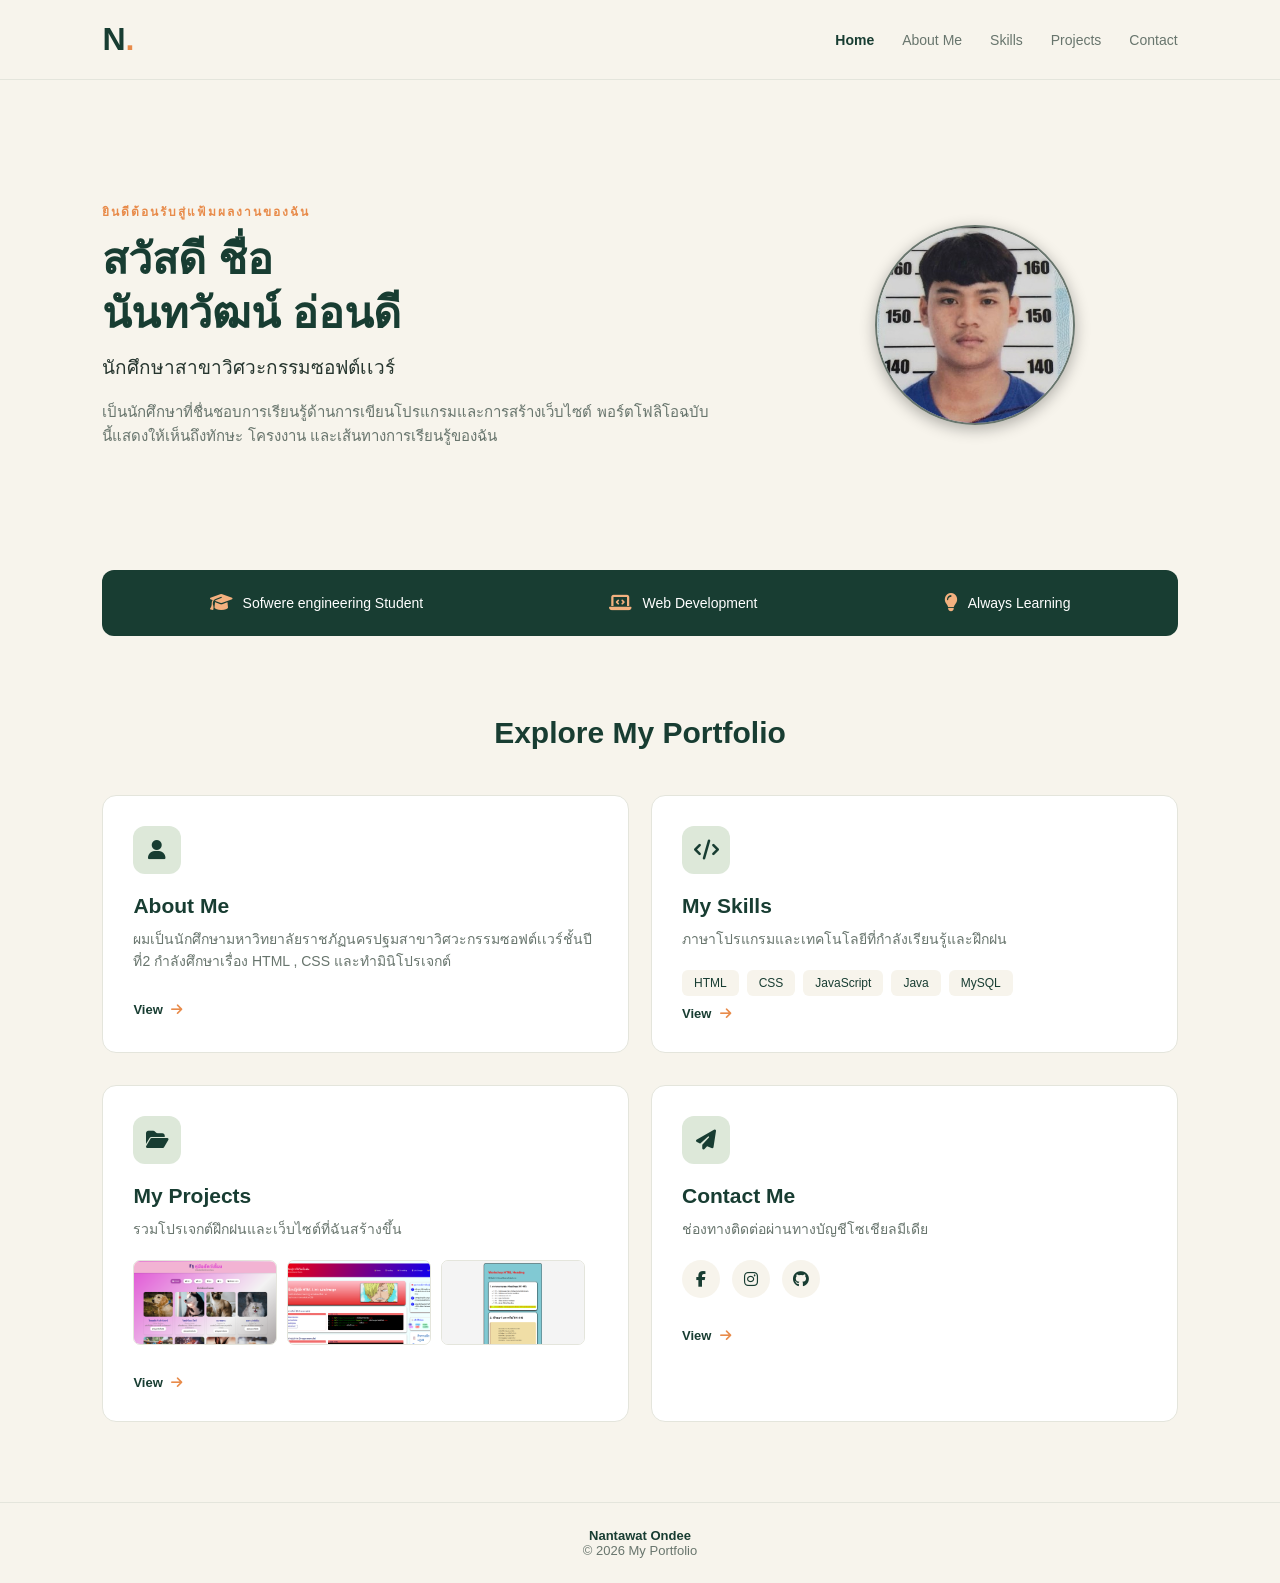
<file: index.html>
<!DOCTYPE html>
<html lang="en">

<head>
    <meta charset="UTF-8">
    <meta name="viewport" content="width=device-width, initial-scale=1.0">
    <title>Portfolio - Nantawat Ondee</title>

    <link rel="stylesheet" href="style.css">

    <!-- Font Awesome -->
    <link rel="stylesheet" href="https://cdnjs.cloudflare.com/ajax/libs/font-awesome/6.5.2/css/all.min.css">
</head>

<body>

    <!-- Navbar -->
    <header class="navbar">
        <a href="index.html" class="logo">N<span>.</span></a>

        <nav>
            <a href="index.html" class="active">Home</a>
            <a href="about.html">About Me</a>
            <a href="skills.html">Skills</a>
            <a href="projects.html">Projects</a>
            <a href="contact.html">Contact</a>
        </nav>
    </header>

    <main class="container">

        <!-- Hero Section -->
        <section class="hero">
            <div class="hero-text">
                <p class="small-title">ยินดีต้อนรับสู่แฟ้มผลงานของฉัน</p>

                <h1>สวัสดี ชื่อ<span>นันทวัฒน์ อ่อนดี</span></h1>

                <h2>นักศึกษาสาขาวิศวะกรรมซอฟต์เเวร์</h2>

                <p class="hero-description">
                    เป็นนักศึกษาที่ชื่นชอบการเรียนรู้ด้านการเขียนโปรแกรมและการสร้างเว็บไซต์
                    พอร์ตโฟลิโอฉบับนี้แสดงให้เห็นถึงทักษะ โครงงาน และเส้นทางการเรียนรู้ของฉัน
                </p>
            </div>

            <div class="profile-image">
                <img
                    src="img/FDDFE8C0-87D0-4C79-902B-CF95BF494402-removebg-preview (1).png"
                    alt="Nantawat Ondee">
            </div>

        </section>

        <!-- Information Bar -->
        <section class="info-bar">
            <div>
                <i class="fa-solid fa-graduation-cap"></i>
                <span>Sofwere engineering Student</span>
            </div>

            <div>
                <i class="fa-solid fa-laptop-code"></i>
                <span>Web Development</span>
            </div>

            <div>
                <i class="fa-solid fa-lightbulb"></i>
                <span>Always Learning</span>
            </div>
        </section>

        <!-- Main Cards -->
        <section class="content-section">
            <div class="section-heading">

                <h2>Explore My Portfolio</h2>
                <!-- <p>Learn more about me and what I have been working on.</p> -->
            </div>

            <div class="card-grid">

                <!-- About Me -->
                <article class="content-card about-card">
                    <div class="card-icon">
                        <i class="fa-solid fa-user"></i>
                    </div>

                    <h3>About Me</h3>

                    <p>
                        ผมเป็นนักศึกษามหาวิทยาลัยราชภัฏนครปฐมสาขาวิศวะกรรมซอฟต์เเวร์ชั้นปีที่2 กำลังศึกษาเรื่อง HTML ,
                        CSS และทำมินิโปรเจกต์
                    </p>

                    <a href="about.html" class="card-link">
                        View <i class="fa-solid fa-arrow-right"></i>
                    </a>
                </article>

                <!-- Skills -->
                <article class="content-card" >
                    <div class="card-icon">
                        <i class="fa-solid fa-code"></i>
                    </div>

                    <h3>My Skills</h3>

                    <p>
                        ภาษาโปรแกรมและเทคโนโลยีที่กำลังเรียนรู้และฝึกฝน
                    </p>

                    <div class="tag-list">
                        <span>HTML</span>
                        <span>CSS</span>
                        <span>JavaScript</span>
                        <span>Java</span>
                        <span>MySQL</span>
                    </div>

                    <a href="skills.html" class="card-link">
                        View  <i class="fa-solid fa-arrow-right"></i>
                    </a>
                </article>

                <!-- Projects -->
                <article class="content-card" >
                    <div class="card-icon">
                        <i class="fa-solid fa-folder-open"></i>
                    </div>

                    <h3>My Projects</h3>

                    <p>
                        รวมโปรเจกต์ฝึกฝนและเว็บไซต์ที่ฉันสร้างขึ้น
                    </p>

                    <div class="project-preview">
                        <img src="img/pet01.png" alt="Pet website project">
                        <img src="img/link.png" alt="Website project">
                        <img src="img/heading.png" alt="HTML project">
                    </div>

                    <a href="projects.html" class="card-link">
                        View  <i class="fa-solid fa-arrow-right"></i>
                    </a>
                </article>

                <!-- Contact -->
                <article class="content-card" >
                    <div class="card-icon">
                        <i class="fa-solid fa-paper-plane"></i>
                    </div>

                    <h3>Contact Me</h3>

                    <p>
                        ช่องทางติดต่อผ่านทางบัญชีโซเชียลมีเดีย
                    </p>

                    <div class="social-links">
                        <a href="https://www.facebook.com/" target="_blank" rel="noopener noreferrer"
                            aria-label="Facebook">
                            <i class="fa-brands fa-facebook-f"></i>
                        </a>

                        <a href="https://www.instagram.com/nantw4t_/" target="_blank" rel="noopener noreferrer"
                            aria-label="Instagram">
                            <i class="fa-brands fa-instagram"></i>
                        </a>

                        <a href="https://github.com/" target="_blank" rel="noopener noreferrer" aria-label="GitHub">
                            <i class="fa-brands fa-github"></i>
                        </a>
                    </div>

                    <a href="contact.html" class="card-link">
                        View  <i class="fa-solid fa-arrow-right"></i>
                    </a>
                </article>

            </div>
        </section>

    </main>

    <!-- Footer -->
    <footer class="footer">
        <p> <span>Nantawat Ondee</span></p>
        <p>© 2026 My Portfolio</p>
    </footer>

</body>

</html>
</file>
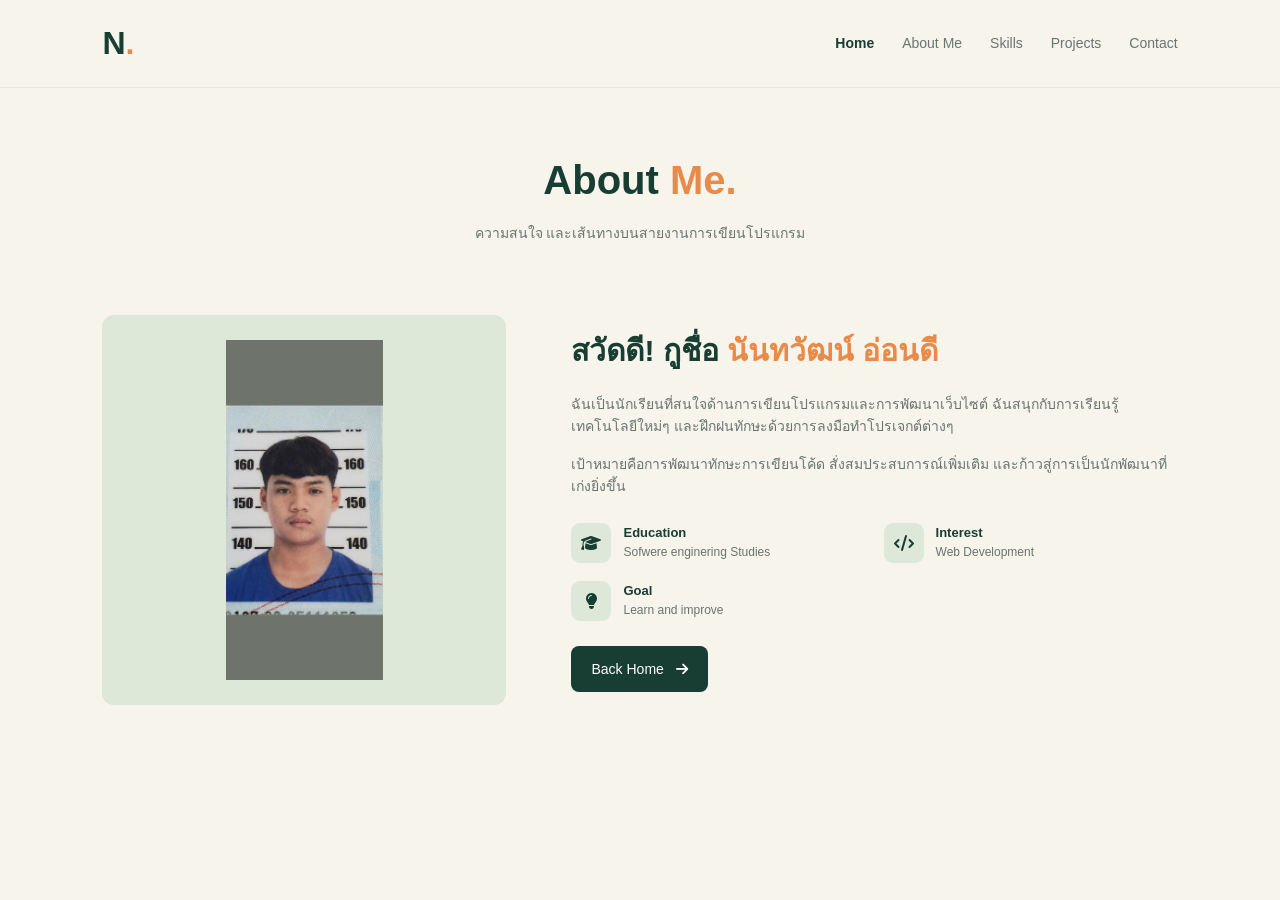
<file: about.html>
<!DOCTYPE html>
<html lang="en">
<head>
    <meta charset="UTF-8">
    <meta name="viewport" content="width=device-width, initial-scale=1.0">
    <title>About Me - Nantawat Ondee</title>

    <link rel="stylesheet" href="css/about.css">

    <!-- Font Awesome -->
    <link rel="stylesheet"
        href="https://cdnjs.cloudflare.com/ajax/libs/font-awesome/6.5.2/css/all.min.css">
</head>
<body>

    <!-- Navbar -->
    <header class="navbar">
        <a href="index.html" class="logo">N<span>.</span></a>

        <nav>
            <a href="index.html" class="active">Home</a>
            <a href="about.html">About Me</a>
            <a href="skills.html">Skills</a>
            <a href="projects.html">Projects</a>
            <a href="contact.html">Contact</a>
        </nav>
    </header>

    <main class="container">

        <!-- Page Heading -->
        <section class="page-heading">
            
            <h1>About  <span>Me.</span></h1>
            <p>ความสนใจ และเส้นทางบนสายงานการเขียนโปรแกรม</p>
        </section>

        <!-- Profile Section -->
        <section class="profile-section">

            <div class="profile-image">
                <img
                    src="img/FDDFE8C0-87D0-4C79-902B-CF95BF494402-removebg-preview (1).png"
                    alt="Nantawat Ondee">
                
            </div>

            <div class="profile-text">

                <h2>สวัดดี! กูชื่อ <span>นันทวัฒน์ อ่อนดี</span></h2>

                <p>
                   ฉันเป็นนักเรียนที่สนใจด้านการเขียนโปรแกรมและการพัฒนาเว็บไซต์ ฉันสนุกกับการเรียนรู้เทคโนโลยีใหม่ๆ และฝึกฝนทักษะด้วยการลงมือทำโปรเจกต์ต่างๆ
                </p>

                <p>
                   เป้าหมายคือการพัฒนาทักษะการเขียนโค้ด สั่งสมประสบการณ์เพิ่มเติม และก้าวสู่การเป็นนักพัฒนาที่เก่งยิ่งขึ้น
                </p>

                <div class="personal-info">
                    <div>
                        <i class="fa-solid fa-graduation-cap"></i>
                        <div>
                            <h4>Education</h4>
                            <p>Sofwere enginering Studies</p>
                        </div>
                    </div>

                    <div>
                        <i class="fa-solid fa-code"></i>
                        <div>
                            <h4>Interest</h4>
                            <p>Web Development</p>
                        </div>
                    </div>

                    <div>
                        <i class="fa-solid fa-lightbulb"></i>
                        <div>
                            <h4>Goal</h4>
                            <p>Learn and improve</p>
                        </div>
                    </div>
                </div>

                <a href="index.html" class="btn-primary">
                    Back Home <i class="fa-solid fa-arrow-right"></i>
                </a>
            </div>

        </section>

        <!-- Skills Section -->
      

</body>
</html>
</file>
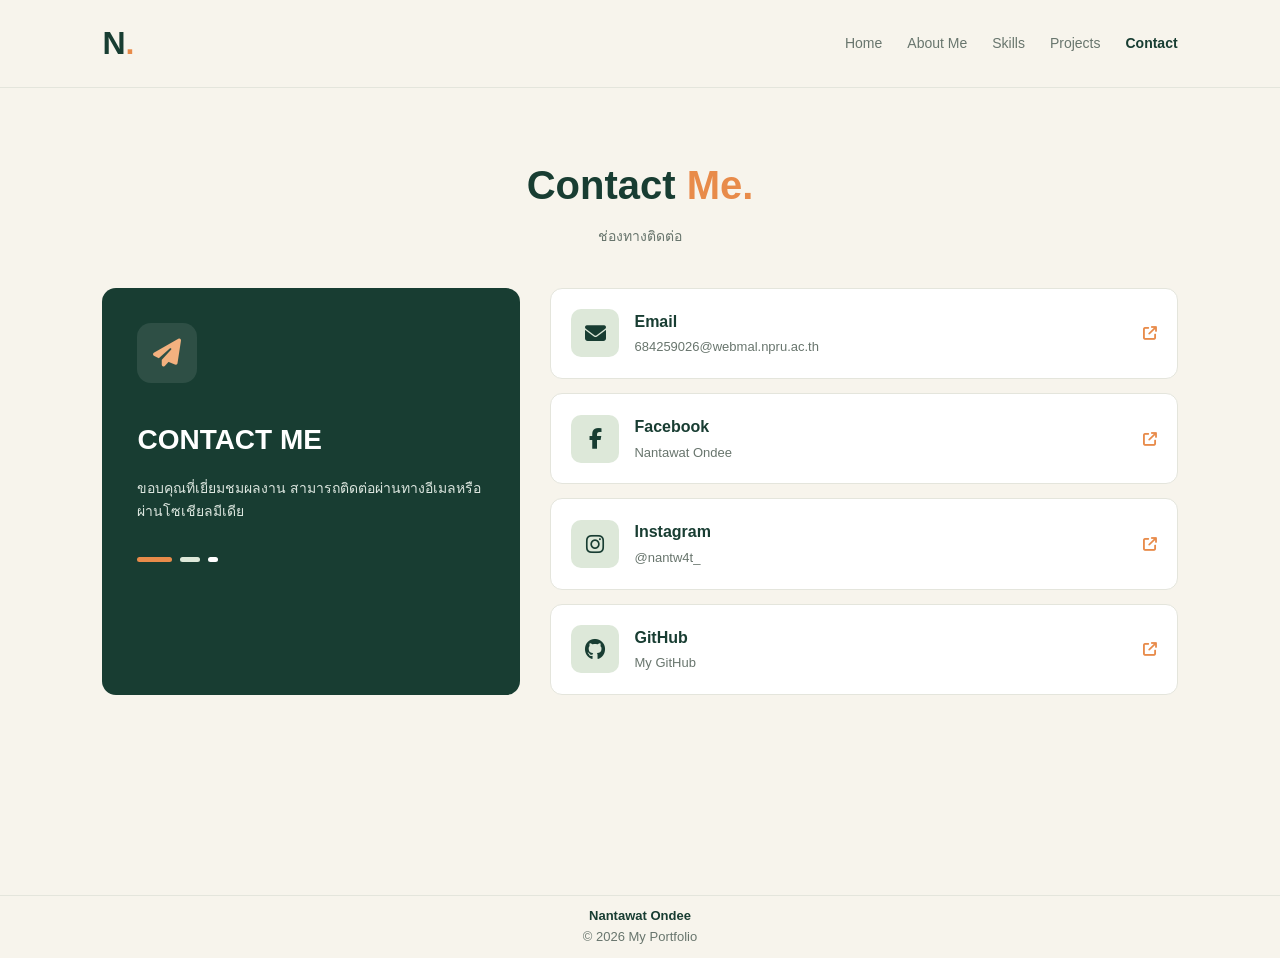
<file: contact.html>
<!DOCTYPE html>
<html lang="en">
<head>
    <meta charset="UTF-8">
    <meta name="viewport" content="width=device-width, initial-scale=1.0">
    <title>Contact - Nantawat Ondee</title>
    <link rel="stylesheet" href="css/contact.css">
    <link rel="stylesheet"
        href="https://cdnjs.cloudflare.com/ajax/libs/font-awesome/6.5.2/css/all.min.css">
</head>
<body>

    <header class="navbar">
        <a href="index.html" class="logo">N<span>.</span></a>

        <nav>
            <a href="index.html">Home</a>
            <a href="about.html">About Me</a>
            <a href="skills.html">Skills</a>
            <a href="projects.html">Projects</a>
            <a href="contact.html" class="active">Contact</a>
        </nav>
    </header>

    <main class="container">

        <section class="page-heading">
            <h1>Contact <span>Me.</span></h1>
            <p>ช่องทางติดต่อ</p>
        </section>

        <section class="contact-layout">

            <div class="contact-intro">
                <div class="contact-symbol">
                    <i class="fa-solid fa-paper-plane"></i>
                </div>


                <h2>CONTACT ME</h2>

                <p>
                    ขอบคุณที่เยี่ยมชมผลงาน
                    สามารถติดต่อผ่านทางอีเมลหรือ
                    ผ่านโซเชียลมีเดีย
                </p>

                <div class="contact-decoration">
                    <span></span>
                    <span></span>
                    <span></span>
                </div>
            </div>

            <div class="contact-list">

                <a class="contact-card"
                   href="mailto:684259026@webmal.npru.ac.th">

                    <div class="contact-icon">
                        <i class="fa-solid fa-envelope"></i>
                    </div>

                    <div class="contact-info">
                        <h3>Email</h3>
                        <p>684259026@webmal.npru.ac.th</p>
                    </div>

                    <i class="fa-solid fa-arrow-up-right-from-square arrow"></i>
                </a>

                <a class="contact-card"
                   href="https://www.facebook.com/"
                   target="_blank" rel="noopener noreferrer">

                    <div class="contact-icon">
                        <i class="fa-brands fa-facebook-f"></i>
                    </div>

                    <div class="contact-info">
                        <h3>Facebook</h3>
                        <p>Nantawat Ondee</p>
                    </div>

                    <i class="fa-solid fa-arrow-up-right-from-square arrow"></i>
                </a>

                <a class="contact-card"
                   href="https://www.instagram.com/nantw4t_/"
                   target="_blank" rel="noopener noreferrer">

                    <div class="contact-icon">
                        <i class="fa-brands fa-instagram"></i>
                    </div>

                    <div class="contact-info">
                        <h3>Instagram</h3>
                        <p>@nantw4t_</p>
                    </div>

                    <i class="fa-solid fa-arrow-up-right-from-square arrow"></i>
                </a>

                <a class="contact-card"
                   href="https://github.com/"
                   target="_blank" rel="noopener noreferrer">

                    <div class="contact-icon">
                        <i class="fa-brands fa-github"></i>
                    </div>

                    <div class="contact-info">
                        <h3>GitHub</h3>
                        <p>My GitHub</p>
                    </div>

                    <i class="fa-solid fa-arrow-up-right-from-square arrow"></i>
                </a>

            </div>
        </section>

        

    </main>

    <footer class="footer">
        <p><span>Nantawat Ondee</span></p>
        <p>© 2026 My Portfolio</p>
    </footer>

</body>
</html>
</file>
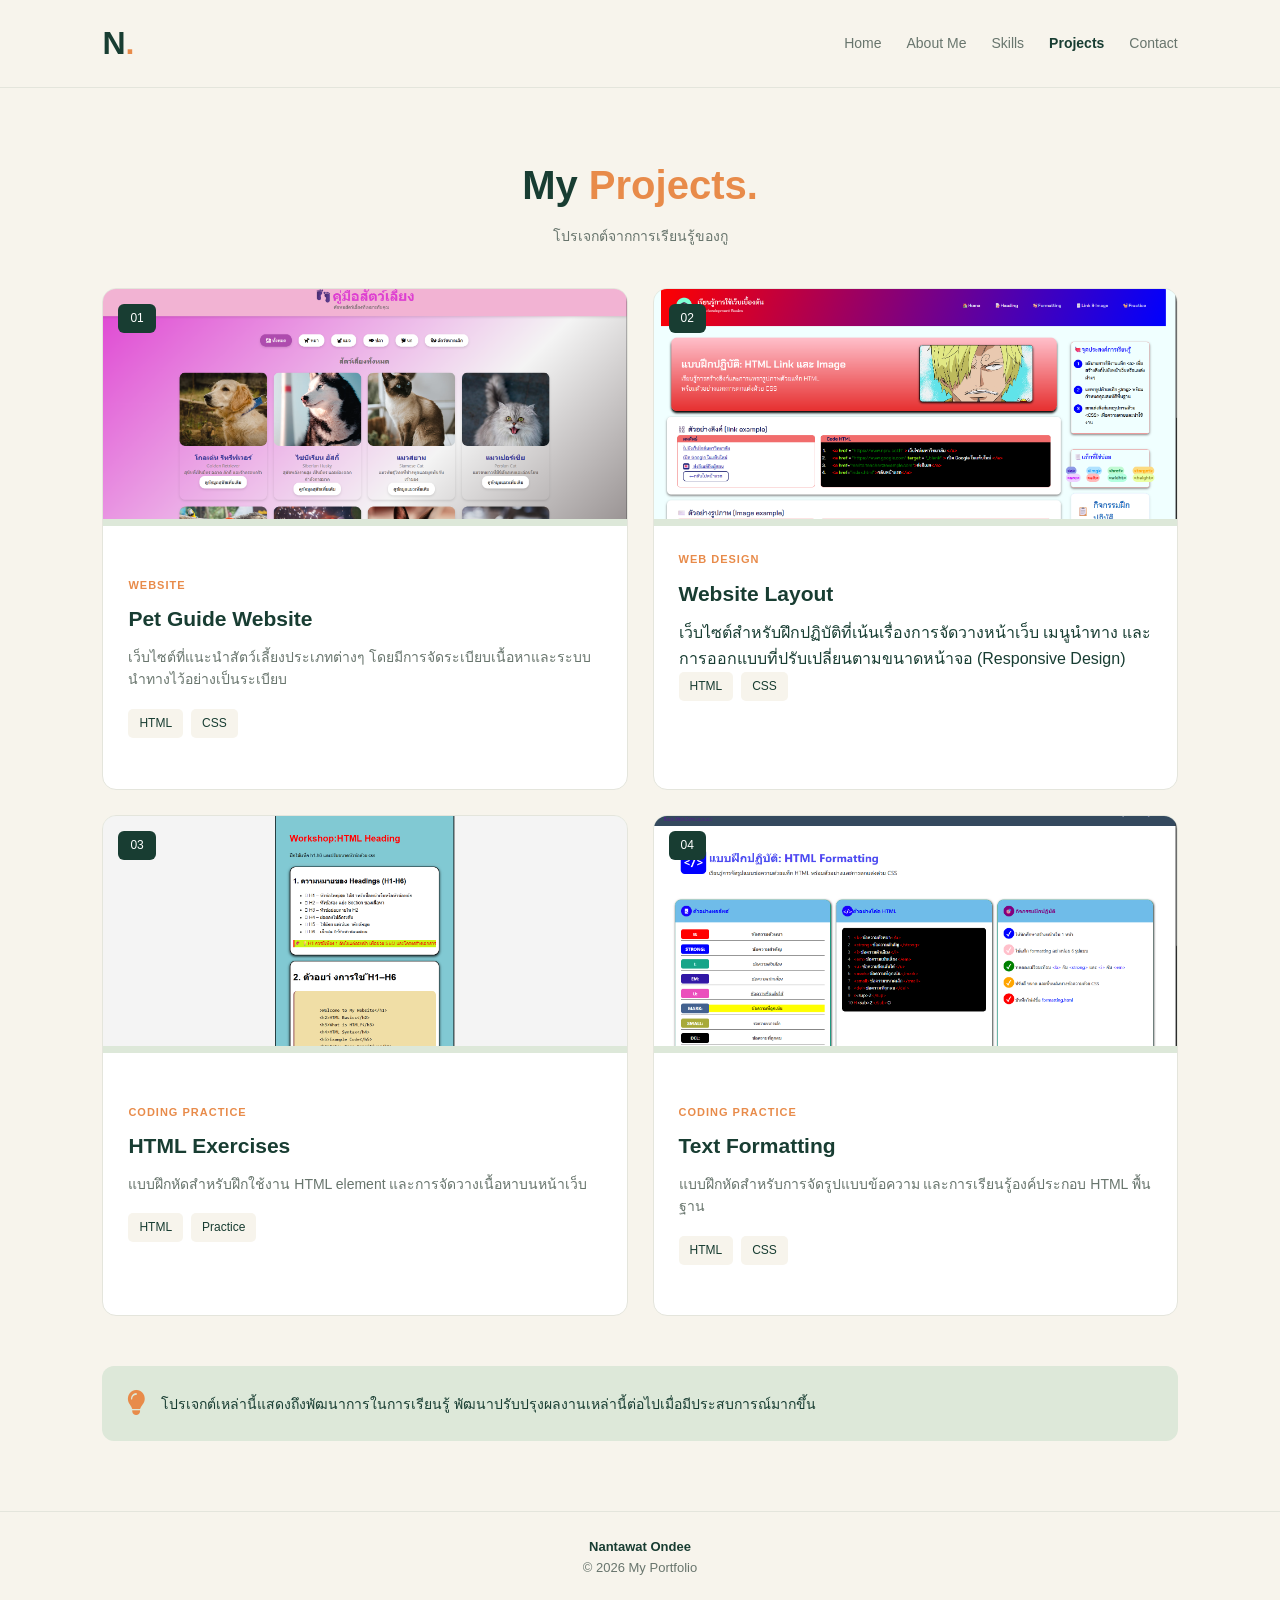
<file: projects.html>
<!DOCTYPE html>
<html lang="en">

<head>
    <meta charset="UTF-8">
    <meta name="viewport" content="width=device-width, initial-scale=1.0">
    <title>My Projects - Nantawat Ondee</title>
    <link rel="stylesheet" href="css/projects.css">
    <link rel="stylesheet" href="https://cdnjs.cloudflare.com/ajax/libs/font-awesome/6.5.2/css/all.min.css">
</head>

<body>

    <header class="navbar">
        <a href="index.html" class="logo">N<span>.</span></a>

        <nav>
            <a href="index.html">Home</a>
            <a href="about.html">About Me</a>
            <a href="skills.html">Skills</a>
            <a href="projects.html" class="active">Projects</a>
            <a href="contact.html">Contact</a>
        </nav>
    </header>

    <main class="container">

        <section class="page-heading">
            <h1>My <span>Projects.</span></h1>
            <p>โปรเจกต์จากการเรียนรู้ของกู</p>
        </section>

        <section class="projects-grid">

            <article class="project-card">
                <div class="project-image">
                    <img src="img/pet01.png" alt="Pet guide website">
                    <span class="project-number">01</span>
                </div>

                <div class="project-info">
                    <a href="https://684259026-crypto.github.io/Web1-684259026/pest01/index.html" target="_blank" class="project-info">
                        <p class="project-type">WEBSITE</p>
                        <h2>Pet Guide Website</h2>
                        <p>
                            เว็บไซต์ที่แนะนำสัตว์เลี้ยงประเภทต่างๆ โดยมีการจัดระเบียบเนื้อหาและระบบนำทางไว้อย่างเป็นระเบียบ
                        </p>

                        <div class="project-tags">
                            <span>HTML</span>
                            <span>CSS</span>
                        </div>
                    </a>
                </div>
            </article>

            <article class="project-card">
                <div class="project-image">
                    <img src="img/link.png" alt="Website navigation project">
                    <span class="project-number">02</span>
                </div>

                <div class="project-info">
                    <a href="https://684259026-crypto.github.io/Web1-684259026/W06_01_link-image.html" target="_blank">
                        <p class="project-type">WEB DESIGN</p>
                        <h2>Website Layout</h2>
                        <p>
                           เว็บไซต์สำหรับฝึกปฏิบัติที่เน้นเรื่องการจัดวางหน้าเว็บ เมนูนำทาง และการออกแบบที่ปรับเปลี่ยนตามขนาดหน้าจอ (Responsive Design)
                        </p>

                        <div class="project-tags">
                            <span>HTML</span>
                            <span>CSS</span>
                        </div>
                    </a>
                </div>
            </article>

            <article class="project-card">
                <div class="project-image">
                    <img src="img/heading.png" alt="HTML practice project">
                    <span class="project-number">03</span>
                </div>

                <div class="project-info">
                    <a href="https://684259026-crypto.github.io/Web1-684259026/W03-01-heading.html"
                        target="_blank" class="project-info">
                        <p class="project-type">CODING PRACTICE</p>
                        <h2>HTML Exercises</h2>
                        <p>
                            แบบฝึกหัดสำหรับฝึกใช้งาน HTML element
                            และการจัดวางเนื้อหาบนหน้าเว็บ
                        </p>

                        <div class="project-tags">
                            <span>HTML</span>
                            <span>Practice</span>
                        </div>
                    </a>
                </div>
            </article>

            <article class="project-card">
                <div class="project-image">
                    <img src="img/Fomatting.png" alt="Text formatting exercise">
                    <span class="project-number">04</span>
                </div>

                <div class="project-info">
                    <a href="https://684259026-crypto.github.io/Web1-684259026/W04-01-formatting.html" target="_blank"
                        class="project-info">
                        <p class="project-type">CODING PRACTICE</p>
                        <h2>Text Formatting</h2>
                        <p>
                            แบบฝึกหัดสำหรับการจัดรูปแบบข้อความ
                            และการเรียนรู้องค์ประกอบ HTML พื้นฐาน
                        </p>

                        <div class="project-tags">
                            <span>HTML</span>
                            <span>CSS</span>
                        </div>
                    </a>
                </div>
            </article>

        </section>

        <section class="project-note">
            <i class="fa-solid fa-lightbulb"></i>
            <p>
               โปรเจกต์เหล่านี้แสดงถึงพัฒนาการในการเรียนรู้
                พัฒนาปรับปรุงผลงานเหล่านี้ต่อไปเมื่อมีประสบการณ์มากขึ้น
            </p>
        </section>

    </main>

    <footer class="footer">
        <p> <span>Nantawat Ondee</span></p>
        <p>© 2026 My Portfolio</p>
    </footer>

</body>

</html>
</file>
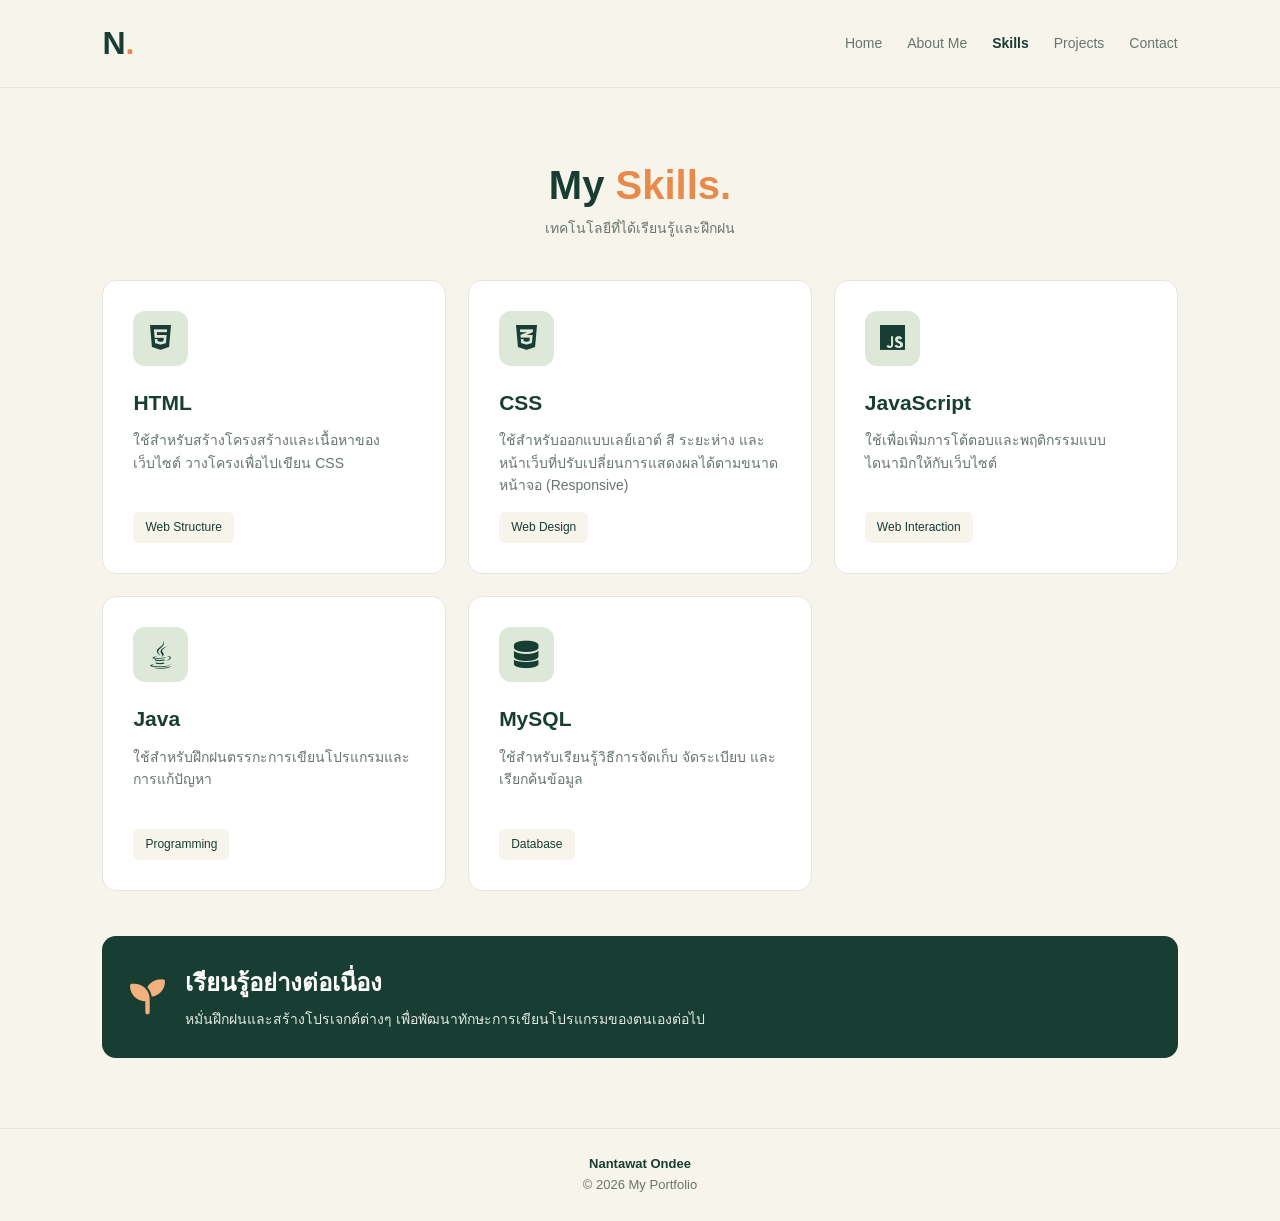
<file: skills.html>
<!DOCTYPE html>
<html lang="en">
<head>
    <meta charset="UTF-8">
    <meta name="viewport" content="width=device-width, initial-scale=1.0">
    <title>My Skills - Nantawat Ondee</title>
    <link rel="stylesheet" href="css/skills.css">
    <link rel="stylesheet"
        href="https://cdnjs.cloudflare.com/ajax/libs/font-awesome/6.5.2/css/all.min.css">
</head>
<body>

    <header class="navbar">
        <a href="index.html" class="logo">N<span>.</span></a>

        <nav>
            <a href="index.html">Home</a>
            <a href="about.html">About Me</a>
            <a href="skills.html" class="active">Skills</a>
            <a href="projects.html">Projects</a>
            <a href="contact.html">Contact</a>
        </nav>
    </header>

    <main class="container">

        <section class="page-heading">
            <h1>My <span>Skills.</span></h1>
            <p>เทคโนโลยีที่ได้เรียนรู้และฝึกฝน</p>
        </section>

        <section class="skills-grid">

            <article class="skill-card">
                <div class="skill-icon">
                    <i class="fa-brands fa-html5"></i>
                </div>
                <h2>HTML</h2>
                <p>ใช้สำหรับสร้างโครงสร้างและเนื้อหาของเว็บไซต์ วางโครงเพื่อไปเขียน CSS</p>
                <span class="skill-tag">Web Structure</span>
            </article>

            <article class="skill-card">
                <div class="skill-icon">
                    <i class="fa-brands fa-css3-alt"></i>
                </div>
                <h2>CSS</h2>
                <p>ใช้สำหรับออกแบบเลย์เอาต์ สี ระยะห่าง และหน้าเว็บที่ปรับเปลี่ยนการแสดงผลได้ตามขนาดหน้าจอ (Responsive)</p>
                <span class="skill-tag">Web Design</span>
            </article>

            <article class="skill-card">
                <div class="skill-icon">
                    <i class="fa-brands fa-js"></i>
                </div>
                <h2>JavaScript</h2>
                <p>ใช้เพื่อเพิ่มการโต้ตอบและพฤติกรรมแบบไดนามิกให้กับเว็บไซต์</p>
                <span class="skill-tag">Web Interaction</span>
            </article>

            <article class="skill-card">
                <div class="skill-icon">
                    <i class="fa-brands fa-java"></i>
                </div>
                <h2>Java</h2>
                <p>ใช้สำหรับฝึกฝนตรรกะการเขียนโปรแกรมและการแก้ปัญหา</p>
                <span class="skill-tag">Programming</span>
            </article>

            <article class="skill-card">
                <div class="skill-icon">
                    <i class="fa-solid fa-database"></i>
                </div>
                <h2>MySQL</h2>
                <p>ใช้สำหรับเรียนรู้วิธีการจัดเก็บ จัดระเบียบ และเรียกค้นข้อมูล</p>
                <span class="skill-tag">Database</span>
            </article>

        </section>

        <section class="learning-box">
            <i class="fa-solid fa-seedling"></i>
            <div>
                <h2>เรียนรู้อย่างต่อเนื่อง</h2>
                <p>
                   หมั่นฝึกฝนและสร้างโปรเจกต์ต่างๆ เพื่อพัฒนาทักษะการเขียนโปรแกรมของตนเองต่อไป
                </p>
            </div>
        </section>

    </main>

    <footer class="footer">
        <p> <span>Nantawat Ondee</span></p>
        <p>© 2026 My Portfolio</p>
    </footer>

</body>
</html>
</file>
<file: style.css>
/* ===== Basic Settings ===== */
:root {
    --cream: #f7f4ec;
    --green: #183d32;
    --sage: #dde8d9;
    --orange: #e88b4a;
    --white: #ffffff;
    --text: #26352e;
    --muted: #68756d;
    --border: #e4e5dc;
}

* {
    margin: 0;
    padding: 0;
    box-sizing: border-box;
    scroll-behavior: smooth;
}

body {
    font-family: Arial, sans-serif;
    background: var(--cream);
    color: var(--text);
}

a {
    text-decoration: none;
}


/* ===== Navbar ===== */
.navbar {
    width: 100%;
    min-height: 80px;
    padding: 18px 8%;
    display: flex;
    justify-content: space-between;
    align-items: center;
    background: var(--cream);
    border-bottom: 1px solid var(--border);
}

.logo {
    font-size: 32px;
    font-weight: bold;
    color: var(--green);
}

.logo span {
    color: var(--orange);
}

.navbar nav {
    display: flex;
    gap: 28px;
    flex-wrap: wrap;
}

.navbar nav a {
    color: var(--muted);
    font-size: 14px;
    transition: 0.3s;
}

.navbar nav a:hover,
.navbar nav a.active {
    color: var(--green);
    font-weight: bold;
}

/* ===== Main Container ===== */
.container {
    width: 84%;
    max-width: 1200px;
    margin: auto;
}

/* ===== Hero Section ===== */
.hero {
    min-height: 490px;
    display: grid;
    grid-template-columns: 1.2fr 0.8fr;
    align-items: center;
    gap: 60px;
    padding: 60px 0;
}

.small-title {
    color: var(--orange);
    font-size: 12px;
    font-weight: bold;
    letter-spacing: 2px;
    margin-bottom: 12px;
}


.hero h1 {
    font-size: 43px;
    line-height: 1.25;
    color: var(--green);
    margin-bottom: 12px;
}

.hero h1 span {
    display: block;
}

.hero h2 {
    font-size: 19px;
    font-weight: normal;
    margin-bottom: 18px;
}

.hero-description {
    /* max-width: 520px; */
    color: var(--muted);
    font-size: 15px;
}

.profile-image {
    display: flex;
    justify-content: center;
    align-items: center;

}

.profile-image img {
    width: 200px;
    height: 200px;

    object-fit: cover;
    border-radius: 50%;

    border: 2px solid var(--muted);

    /* เงารอบรูป */
    box-shadow: 0 4px 15px rgba(0, 0, 0, 0.3);
}

.hero-buttons {
    display: flex;
    flex-wrap: wrap;
    gap: 12px;
    margin-top: 28px;
}

.btn-primary,
.btn-secondary {
    padding: 12px 20px;
    border-radius: 8px;
    font-size: 14px;
    transition: 0.3s;
}

.btn-primary {
    background: var(--green);
    color: var(--white);
}

.btn-primary:hover {
    background: var(--orange);
    transform: translateY(-3px);
}

.btn-secondary {
    border: 1px solid var(--green);
    color: var(--green);
}

.btn-secondary:hover {
    background: var(--sage);
}

/* ===== Hero Image ===== */
.hero-image {
    position: relative;
    max-width: 430px;
    justify-self: end;
}

.image-frame {
    padding: 12px;
    background: var(--sage);
    border-radius: 45% 45% 12px 12px;
    transform: rotate(2deg);
}

.image-frame img {
    width: 100%;
    height: 300px;
    object-fit: cover;
    border-radius: 45% 45% 8px 8px;
    transform: rotate(-2deg);
}

.image-label {
    position: absolute;
    bottom: 20px;
    left: -30px;
    padding: 12px 18px;
    background: var(--white);
    color: var(--green);
    border-radius: 8px;
    box-shadow: 0 8px 25px #183d3215;
    font-size: 13px;
}

.image-label i {
    color: var(--orange);
    margin-right: 7px;
}

/* ===== Information Bar ===== */
.info-bar {
    display: flex;
    justify-content: space-around;
    align-items: center;
    flex-wrap: wrap;
    gap: 20px;
    padding: 24px;
    background: var(--green);
    color: var(--white);
    border-radius: 12px; 
}

.info-bar div {
    display: flex;
    align-items: center;
    gap: 10px;
    font-size: 14px;
}

.info-bar i {
    color: #f3b17f;
    font-size: 18px;
}

/* ===== Content Section ===== */
.content-section {
    padding: 80px 0;
}

.section-heading {
    text-align: center;
    margin-bottom: 35px;
}

.section-heading h2 {
    color: var(--green);
    font-size: 30px;
    margin-bottom: 8px;
}

.section-heading > p:last-child {
    color: var(--muted);
    font-size: 14px;
}

/* ===== Cards ===== */
.card-grid {
    display: grid;
    grid-template-columns: repeat(2, 1fr);
    gap: 22px;
}

.content-card {
    padding: 30px;
    background: var(--white);
    border: 1px solid var(--border);
    border-radius: 14px;
    transition: 0.3s;

    margin-top: 10px;
}

.content-card:hover {
    transform: translateY(-5px);
    box-shadow: 0 12px 30px #183d3210;
    border-color: var(--sage);
}

.card-icon {
    width: 48px;
    height: 48px;
    display: flex;
    justify-content: center;
    align-items: center;
    background: var(--sage);
    color: var(--green);
    border-radius: 12px;
    font-size: 20px;
    margin-bottom: 20px;
}

.content-card h3 {
    color: var(--green);
    font-size: 21px;
    margin-bottom: 10px;
}

.content-card > p {
    color: var(--muted);
    font-size: 14px;
    margin-bottom: 20px;
}

/* ===== Skill Tags ===== */
.tag-list {
    display: flex;
    flex-wrap: wrap;
    gap: 8px;
}

.tag-list span {
    padding: 6px 12px;
    background: var(--cream);
    color: var(--green);
    border-radius: 6px;
    font-size: 12px;
}

/* ===== Project Preview ===== */
.project-preview {
    display: flex;
    gap: 10px;
    margin-bottom: 20px;
}

.project-preview img {
    width: 31%;
    height: 85px;
    object-fit: cover;
    border-radius: 7px;
    border: 1px solid var(--border);
}





/* ===== Links ===== */
.card-link {
    display: inline-block;
    color: var(--green);
    font-size: 13px;
    font-weight: bold;
    margin-top: 10px;
}

.card-link i {
    margin-left: 5px;
    color: var(--orange);
    transition: 0.3s;
}

.card-link:hover i {
    margin-left: 10px;
}

/* ===== Social Links ===== */
.social-links {
    display: flex;
    gap: 12px;
    margin-bottom: 20px;
}

.social-links a {
    width: 38px;
    height: 38px;
    display: flex;
    justify-content: center;
    align-items: center;
    background: var(--cream);
    color: var(--green);
    border-radius: 50%;
    transition: 0.3s;
}

.social-links a:hover {
    background: var(--orange);
    color: var(--white);
}

/* ===== Footer ===== */
.footer {
    padding: 25px 8%;
    border-top: 1px solid var(--border);
    text-align: center;
    color: var(--muted);
    font-size: 13px;
}

.footer span {
    color: var(--green);
    font-weight: bold;
}

/* ===== Responsive ===== */
@media (max-width: 850px) {
    .container {
        width: 90%;
    }

    .hero {
        grid-template-columns: 1fr 0.8fr;
        gap: 30px;
    }

    .hero h1 {
        font-size: 32px;
    }

    .navbar {
        padding: 18px 5%;
    }

    .navbar nav {
        gap: 15px;
    }
}

@media (max-width: 650px) {
    .navbar {
        flex-direction: column;
        gap: 12px;

    }

    .navbar nav {
        justify-content: center;
        gap: 14px;

    }

    .hero {
        grid-template-columns: 1fr;
        padding: 45px 0;
    }

    .hero-image {
        width: 85%;
        justify-self: center;
        margin-top: 20px;
    }

    .image-label {
        left: -10px;
    }

    .card-grid {
        grid-template-columns: 1fr;
    }

    .content-section {
        padding: 55px 0;
    }

    .section-heading h2 {
        font-size: 25px;
    }

    .info-bar {
        align-items: center;
        flex-direction: column;
    }
}
</file>
<file: css/about.css>
/* ===== Basic Settings ===== */
:root {
    --cream: #f7f4ec;
    --green: #183d32;
    --sage: #dde8d9;
    --orange: #e88b4a;
    --white: #ffffff;
    --text: #26352e;
    --muted: #68756d;
    --border: #e4e5dc;
}

* {
    margin: 0;
    padding: 0;
    box-sizing: border-box;
    scroll-behavior: smooth;
}

body {
    font-family: Arial, sans-serif;
    background: var(--cream);
    color: var(--text);
    line-height: 1.6;
}

a {
    text-decoration: none;
    color: inherit;
}

img {
    max-width: 100%;
    display: block;
}

/* ===== Navbar ===== */
.navbar {
    min-height: 80px;
    padding: 18px 8%;
    display: flex;
    justify-content: space-between;
    align-items: center;
    border-bottom: 1px solid var(--border);
}

.logo {
    font-size: 32px;
    font-weight: bold;
    color: var(--green);
}

.logo span {
    color: var(--orange);
}

.navbar nav {
    display: flex;
    gap: 28px;
    flex-wrap: wrap;
}

.navbar nav a {
    color: var(--muted);
    font-size: 14px;
    transition: 0.3s;
}

.navbar nav a:hover,
.navbar nav a.active {
    color: var(--green);
    font-weight: bold;
}

/* ===== Container ===== */
.container {
    width: 84%;
    max-width: 1200px;
    margin: auto;
}

/* ===== Page Heading ===== */
.page-heading {
    padding: 60px 0 35px;
    text-align: center;
}


.page-heading h1 {
    font-size: 40px;
    color: var(--green);
    margin-bottom: 10px;
}

.page-heading h1 span,
.profile-text h2 span {
    color: var(--orange);
}

.page-heading > p:last-child {
    color: var(--muted);
    font-size: 14px;
}

/* ===== Profile Section ===== */
.profile-section {
    display: grid;
    grid-template-columns: 0.8fr 1.2fr;
    gap: 65px;
    align-items: center;
    padding: 35px 0 75px;
}

.profile-image {
    position: relative;
    padding: 25px;
    background: var(--sage);
    border-radius: 12px ;
}

.profile-image img {
    width: 100%;
    height: 340px;
    object-fit: contain;
    object-position: center bottom;
    border-radius: 8px;
}

.profile-label {
    position: absolute;
    bottom: 12px;
    left: 12px;
    padding: 10px 15px;
    background: var(--white);
    color: var(--green);
    border-radius: 7px;
    font-size: 13px;
    box-shadow: 0 5px 20px #183d3210;
}

.profile-label i {
    color: var(--orange);
    margin-right: 5px;
}

.profile-text h2 {
    font-size: 30px;
    color: var(--green);
    margin-bottom: 18px;
}

.profile-text > p:not(.small-title) {
    color: var(--muted);
    font-size: 14px;
    margin-bottom: 15px;
}

/* ===== Personal Information ===== */
.personal-info {
    display: grid;
    grid-template-columns: repeat(2, 1fr);
    gap: 18px;
    margin: 25px 0;
}

.personal-info > div {
    display: flex;
    align-items: center;
    gap: 12px;
}

.personal-info i {
    width: 40px;
    height: 40px;
    display: flex;
    justify-content: center;
    align-items: center;
    background: var(--sage);
    color: var(--green);
    border-radius: 9px;
}

.personal-info h4 {
    color: var(--green);
    font-size: 13px;
}

.personal-info p {
    color: var(--muted);
    font-size: 12px;
}

/* ===== Button ===== */
.btn-primary {
    display: inline-block;
    padding: 12px 20px;
    background: var(--green);
    color: var(--white);
    border-radius: 8px;
    font-size: 14px;
    transition: 0.3s;
}

.btn-primary:hover {
    background: var(--orange);
    transform: translateY(-3px);
}

.btn-primary i {
    margin-left: 8px;
}

/* ===== General Section ===== */
.section-block {
    padding: 65px 0;
    border-top: 1px solid var(--border);
}

.section-heading {
    text-align: center;
    margin-bottom: 35px;
}

.section-heading h2 {
    color: var(--green);
    font-size: 30px;
    margin-bottom: 8px;
}

.section-heading > p:last-child {
    color: var(--muted);
    font-size: 14px;
}

/* ===== Skills ===== */
.skills-grid {
    display: grid;
    grid-template-columns: repeat(5, 1fr);
    gap: 15px;
}

.skill-card {
    padding: 25px 12px;
    text-align: center;
    background: var(--white);
    border: 1px solid var(--border);
    border-radius: 12px;
    transition: 0.3s;
}

.skill-card:hover {
    transform: translateY(-5px);
    border-color: var(--orange);
}

.skill-card i {
    font-size: 32px;
    color: var(--green);
    margin-bottom: 12px;
}

.skill-card h3 {
    color: var(--green);
    font-size: 16px;
    margin-bottom: 5px;
}

.skill-card p {
    color: var(--muted);
    font-size: 11px;
}

/* ===== Projects ===== */
.projects-grid {
    display: grid;
    grid-template-columns: repeat(3, 1fr);
    gap: 22px;
}

.project-card {
    overflow: hidden;
    background: var(--white);
    border: 1px solid var(--border);
    border-radius: 12px;
    transition: 0.3s;
}

.project-card:hover {
    transform: translateY(-5px);
    box-shadow: 0 12px 25px #183d3210;
}

.project-card img {
    width: 100%;
    height: 180px;
    object-fit: cover;
}

.project-info {
    padding: 20px;
}

.project-type {
    color: var(--orange);
    font-size: 11px;
    font-weight: bold;
    margin-bottom: 7px;
}

.project-info h3 {
    color: var(--green);
    font-size: 18px;
    margin-bottom: 8px;
}

.project-info > p:last-child {
    color: var(--muted);
    font-size: 13px;
}

/* ===== Contact ===== */
.contact-section {
    display: flex;
    justify-content: space-between;
    align-items: center;
    gap: 25px;
    padding: 35px;
    margin: 30px 0 65px;
    background: var(--sage);
    border-radius: 14px;
}

.contact-section h2 {
    color: var(--green);
    font-size: 25px;
    margin-bottom: 8px;
}

.contact-section > div:first-child > p:last-child {
    color: var(--muted);
    font-size: 13px;
}

.contact-links {
    display: flex;
    gap: 12px;
}

.contact-links a {
    width: 42px;
    height: 42px;
    display: flex;
    justify-content: center;
    align-items: center;
    background: var(--white);
    color: var(--green);
    border-radius: 50%;
    transition: 0.3s;
}

.contact-links a:hover {
    background: var(--orange);
    color: var(--white);
}

/* ===== Footer ===== */
.footer {
    padding: 25px;
    text-align: center;
    border-top: 1px solid var(--border);
    color: var(--muted);
    font-size: 13px;
}

.footer span {
    color: var(--green);
    font-weight: bold;
}

.footer a {
    display: inline-block;
    margin-top: 8px;
    color: var(--green);
    font-weight: bold;
}

/* ===== Responsive ===== */
@media (max-width: 850px) {
    .container {
        width: 90%;
    }

    .profile-section {
        gap: 30px;
    }

    .skills-grid {
        grid-template-columns: repeat(3, 1fr);
    }

    .navbar {
        padding: 18px 5%;
    }

    .navbar nav {
        gap: 15px;
    }
}

@media (max-width: 650px) {
    .navbar {
        flex-direction: column;
        gap: 12px;
    }

    .navbar nav {
        justify-content: center;
        gap: 14px;
    }

    .page-heading h1 {
        font-size: 32px;
    }

    .profile-section {
        grid-template-columns: 1fr;
    }

    .profile-image {
        max-width: 400px;
        width: 100%;
        margin: auto;
    }

    .profile-text h2 {
        font-size: 25px;
    }

    .skills-grid {
        grid-template-columns: repeat(2, 1fr);
    }

    .projects-grid {
        grid-template-columns: 1fr;
    }

    .contact-section {
        align-items: flex-start;
        flex-direction: column;
        padding: 25px;
    }

    .section-block {
        padding: 50px 0;
    }
}
</file>
<file: css/contact.css>
:root {
    --cream: #f7f4ec;
    --green: #183d32;
    --sage: #dde8d9;
    --orange: #e88b4a;
    --white: #ffffff;
    --muted: #68756d;
    --border: #e4e5dc;
}

* {
    margin: 0;
    padding: 0;
    box-sizing: border-box;
    scroll-behavior: smooth;
}

body {
    font-family: Arial, sans-serif;
    background: var(--cream);
    color: var(--green);
    line-height: 1.6;
}

a {
    text-decoration: none;
    color: inherit;
}

/* Navbar */
.navbar {
    min-height: 80px;
    padding: 18px 8%;
    display: flex;
    justify-content: space-between;
    align-items: center;
    border-bottom: 1px solid var(--border);
}

.logo {
    font-size: 32px;
    font-weight: bold;
}

.logo span {
    color: var(--orange);
}

.navbar nav {
    display: flex;
    flex-wrap: wrap;
    gap: 25px;
}

.navbar nav a {
    color: var(--muted);
    font-size: 14px;
}

.navbar nav a:hover,
.navbar nav a.active {
    color: var(--green);
    font-weight: bold;
}

/* Main */
.container {
    width: 84%;
    max-width: 1100px;
    margin: auto;
}

.page-heading {
    text-align: center;
    padding: 65px 0 40px;
}



.page-heading h1 {
    font-size: 40px;
    margin-bottom: 8px;
}

.page-heading h1 span {
    color: var(--orange);
}

.page-heading p:last-child {
    color: var(--muted);
    font-size: 14px;
}

/* Contact Layout */
.contact-layout {
    display: grid;
    grid-template-columns: 0.8fr 1.2fr;
    gap: 30px;
    align-items: stretch;
    margin-bottom: 60px;
}

/* Left Side */
.contact-intro {
    padding: 35px;
    background: var(--green);
    color: var(--white);
    border-radius: 14px;
}

.contact-symbol {
    width: 60px;
    height: 60px;
    display: flex;
    justify-content: center;
    align-items: center;
    background: #ffffff18;
    color: #f3b17f;
    border-radius: 14px;
    font-size: 28px;
    margin-bottom: 35px;
}

.contact-intro h2 {
    font-size: 28px;
    margin-bottom: 15px;
}

.contact-intro > p:not(.small-title) {
    color: #dce6df;
    font-size: 14px;
}

.contact-decoration {
    display: flex;
    gap: 8px;
    margin-top: 35px;
}

.contact-decoration span {
    width: 35px;
    height: 5px;
    background: var(--orange);
    border-radius: 5px;
}

.contact-decoration span:nth-child(2) {
    width: 20px;
    background: var(--sage);
}

.contact-decoration span:nth-child(3) {
    width: 10px;
    background: var(--white);
}

/* Right Side */
.contact-list {
    display: flex;
    flex-direction: column;
    gap: 14px;
}

.contact-card {
    display: flex;
    align-items: center;
    gap: 15px;
    padding: 20px;
    background: var(--white);
    border: 1px solid var(--border);
    border-radius: 12px;
    transition: 0.3s;
}

.contact-card:hover {
    transform: translateX(5px);
    border-color: var(--orange);
    box-shadow: 0 8px 20px #183d3210;
}

.contact-icon {
    width: 48px;
    height: 48px;
    flex-shrink: 0;
    display: flex;
    justify-content: center;
    align-items: center;
    background: var(--sage);
    color: var(--green);
    border-radius: 10px;
    font-size: 21px;
}

.contact-info {
    min-width: 0;
    flex: 1;
}

.contact-info h3 {
    font-size: 16px;
    margin-bottom: 3px;
}

.contact-info p {
    color: var(--muted);
    font-size: 13px;
    overflow-wrap: anywhere;
}

.arrow {
    color: var(--orange);
    font-size: 14px;
}

/* Thank You */
.thank-you {
    padding: 40px 20px;
    margin-bottom: 65px;
    text-align: center;
    background: var(--sage);
    border-radius: 14px;
}

.thank-you > i {
    color: var(--orange);
    font-size: 30px;
    margin-bottom: 10px;
}

.thank-you h2 {
    font-size: 25px;
    margin-bottom: 8px;
}

.thank-you p {
    color: var(--muted);
    font-size: 14px;
    margin-bottom: 22px;
}

.home-button {
    display: inline-block;
    padding: 11px 20px;
    background: var(--green);
    color: var(--white);
    border-radius: 8px;
    font-size: 14px;
    transition: 0.3s;
}

.home-button:hover {
    background: var(--orange);
}

.home-button i {
    margin-right: 6px;
}

/* Footer */
.footer {
    margin-top: 200px;
    padding: 10px;
    text-align: center;
    border-top: 1px solid var(--border);
    color: var(--muted);
    font-size: 13px;
}

.footer span {
    color: var(--green);
    font-weight: bold;
}

/* Responsive */
@media (max-width: 850px) {
    .container {
        width: 90%;
    }

    .navbar {
        padding: 18px 5%;
    }

    .navbar nav {
        gap: 14px;
    }

    .contact-layout {
        grid-template-columns: 1fr;
    }
}

@media (max-width: 650px) {
    .navbar {
        flex-direction: column;
        gap: 12px;
    }

    .navbar nav {
        justify-content: center;
    }

    .page-heading h1 {
        font-size: 32px;
    }

    .contact-intro {
        padding: 25px;
    }

    .contact-card {
        padding: 15px;
        gap: 10px;
    }

    .contact-icon {
        width: 42px;
        height: 42px;
    }

    .contact-info p {
        font-size: 12px;
    }
}
</file>
<file: css/projects.css>
:root {
    --cream: #f7f4ec;
    --green: #183d32;
    --sage: #dde8d9;
    --orange: #e88b4a;
    --white: #ffffff;
    --muted: #68756d;
    --border: #e4e5dc;
}

* {
    margin: 0;
    padding: 0;
    box-sizing: border-box;
    scroll-behavior: smooth;
}

body {
    font-family: Arial, sans-serif;
    background: var(--cream);
    color: var(--green);
    line-height: 1.6;
}

a {
    text-decoration: none;
    color: inherit;
}

/* Navbar */
.navbar {
    min-height: 80px;
    padding: 18px 8%;
    display: flex;
    justify-content: space-between;
    align-items: center;
    border-bottom: 1px solid var(--border);
}

.logo {
    font-size: 32px;
    font-weight: bold;
}

.logo span {
    color: var(--orange);
}

.navbar nav {
    display: flex;
    flex-wrap: wrap;
    gap: 25px;
}

.navbar nav a {
    color: var(--muted);
    font-size: 14px;
}

.navbar nav a:hover,
.navbar nav a.active {
    color: var(--green);
    font-weight: bold;
}

/* Main */
.container {
    width: 84%;
    max-width: 1200px;
    margin: auto;
}

.page-heading {
    text-align: center;
    padding: 65px 0 40px;
}

.small-title {
    color: var(--orange);
    font-size: 12px;
    font-weight: bold;
    letter-spacing: 2px;
    margin-bottom: 10px;
}

.page-heading h1 {
    font-size: 40px;
    margin-bottom: 8px;
}

.page-heading h1 span {
    color: var(--orange);
}

.page-heading p:last-child {
    color: var(--muted);
    font-size: 14px;
}

/* Project Cards */
.projects-grid {
    display: grid;
    grid-template-columns: repeat(2, 1fr);
    gap: 25px;
    padding-bottom: 40px;
}

.project-card {
    overflow: hidden;
    background: var(--white);
    border: 1px solid var(--border);
    border-radius: 14px;
    transition: 0.3s;
}

.project-card:hover {
    transform: translateY(-5px);
    box-shadow: 0 12px 25px #183d3210;
    border-color: var(--orange);
}

.project-image {
    position: relative;
    background: var(--sage);
}

.project-image img {
    width: 100%;
    height: 230px;
    object-fit: cover;
}

.project-number {
    position: absolute;
    top: 15px;
    left: 15px;
    padding: 5px 12px;
    background: var(--green);
    color: var(--white);
    border-radius: 6px;
    font-size: 12px;
}

.project-info {
    padding: 25px;
}

.project-type {
    color: var(--orange);
    font-size: 11px;
    font-weight: bold;
    letter-spacing: 1px;
    margin-bottom: 8px;
}

.project-info h2 {
    font-size: 21px;
    margin-bottom: 10px;
}

.project-info > p:not(.project-type) {
    color: var(--muted);
    font-size: 14px;
    margin-bottom: 18px;
}

.project-tags {
    display: flex;
    flex-wrap: wrap;
    gap: 8px;

}


.project-tags span {
    padding: 5px 11px;
    background: var(--cream);
    color: var(--green);
    border-radius: 5px;
    font-size: 12px;
    
}

/* Note */
.project-note {
    display: flex;
    align-items: center;
    gap: 15px;
    padding: 25px;
    margin: 10px 0 70px;
    background: var(--sage);
    border-radius: 12px;
}

.project-note i {
    color: var(--orange);
    font-size: 25px;
}

.project-note p {
    color: var(--green);
    font-size: 14px;
}

/* Footer */
.footer {
    padding: 25px;
    text-align: center;
    border-top: 1px solid var(--border);
    color: var(--muted);
    font-size: 13px;
}

.footer span {
    color: var(--green);
    font-weight: bold;
}

/* Responsive */
@media (max-width: 850px) {
    .container {
        width: 90%;
    }

    .navbar {
        padding: 18px 5%;
    }

    .navbar nav {
        gap: 14px;
    }
}

@media (max-width: 600px) {
    .navbar {
        flex-direction: column;
        gap: 12px;
    }

    .navbar nav {
        justify-content: center;
    }

    .page-heading h1 {
        font-size: 32px;
    }

    .projects-grid {
        grid-template-columns: 1fr;
    }

    .project-image img {
        height: 200px;
    }
}
</file>
<file: css/skills.css>
:root {
    --cream: #f7f4ec;
    --green: #183d32;
    --sage: #dde8d9;
    --orange: #e88b4a;
    --white: #ffffff;
    --text: #26352e;
    --muted: #68756d;
    --border: #e4e5dc;
}

* {
    margin: 0;
    padding: 0;
    box-sizing: border-box;
    scroll-behavior: smooth;
}

body {
    font-family: Arial, sans-serif;
    background: var(--cream);
    color: var(--text);
    line-height: 1.6;
}

a {
    text-decoration: none;
    color: inherit;
}

/* Navbar */
.navbar {
    min-height: 80px;
    padding: 18px 8%;
    display: flex;
    justify-content: space-between;
    align-items: center;
    border-bottom: 1px solid var(--border);
}

.logo {
    font-size: 32px;
    font-weight: bold;
    color: var(--green);
}

.logo span {
    color: var(--orange);
}

.navbar nav {
    display: flex;
    flex-wrap: wrap;
    gap: 25px;
}

.navbar nav a {
    color: var(--muted);
    font-size: 14px;
}

.navbar nav a:hover,
.navbar nav a.active {
    color: var(--green);
    font-weight: bold;
}

/* Main */
.container {
    width: 84%;
    max-width: 1200px;
    margin: auto;
}

.page-heading {
    text-align: center;
    padding: 65px 0 40px;
}

.small-title {
    color: var(--orange);
    font-size: 12px;
    font-weight: bold;
    letter-spacing: 2px;
    margin-bottom: 10px;
}

.page-heading h1 {
    font-size: 40px;
    color: var(--green);
}

.page-heading h1 span {
    color: var(--orange);
}

.page-heading p:last-child {
    color: var(--muted);
    font-size: 14px;
}

/* Skills Cards */
.skills-grid {
    display: grid;
    grid-template-columns: repeat(3, 1fr);
    gap: 22px;
    padding-bottom: 45px;
}

.skill-card {
    padding: 30px;
    background: var(--white);
    border: 1px solid var(--border);
    border-radius: 14px;
    transition: 0.3s;
}

.skill-card:hover {
    transform: translateY(-5px);
    border-color: var(--orange);
    box-shadow: 0 10px 25px #183d3210;
}

.skill-icon {
    width: 55px;
    height: 55px;
    display: flex;
    justify-content: center;
    align-items: center;
    background: var(--sage);
    color: var(--green);
    border-radius: 12px;
    font-size: 28px;
    margin-bottom: 20px;
}

.skill-card h2 {
    color: var(--green);
    font-size: 21px;
    margin-bottom: 10px;
}

.skill-card p {
    min-height: 68px;
    color: var(--muted);
    font-size: 14px;
}

.skill-tag {
    display: inline-block;
    padding: 6px 12px;
    margin-top: 15px;
    background: var(--cream);
    color: var(--green);
    border-radius: 6px;
    font-size: 12px;
}

/* Learning Box */
.learning-box {
    display: flex;
    align-items: center;
    gap: 20px;
    padding: 28px;
    margin-bottom: 70px;
    background: var(--green);
    color: var(--white);
    border-radius: 14px;
}

.learning-box > i {
    color: #f3b17f;
    font-size: 35px;
}

.learning-box h2 {
    margin-bottom: 5px;
}

.learning-box p {
    color: #e0e8e1;
    font-size: 14px;
}

/* Footer */
.footer {
    padding: 25px;
    text-align: center;
    border-top: 1px solid var(--border);
    color: var(--muted);
    font-size: 13px;
}

.footer span {
    color: var(--green);
    font-weight: bold;
}

/* Responsive */
@media (max-width: 850px) {
    .container {
        width: 90%;
    }

    .skills-grid {
        grid-template-columns: repeat(2, 1fr);
    }

    .navbar {
        padding: 18px 5%;
    }

    .navbar nav {
        gap: 14px;
    }
}

@media (max-width: 650px) {
    .navbar {
        flex-direction: column;
        gap: 12px;
    }

    .navbar nav {
        justify-content: center;
    }

    .page-heading h1 {
        font-size: 32px;
    }

    .skills-grid {
        grid-template-columns: 1fr;
    }
}
</file>
